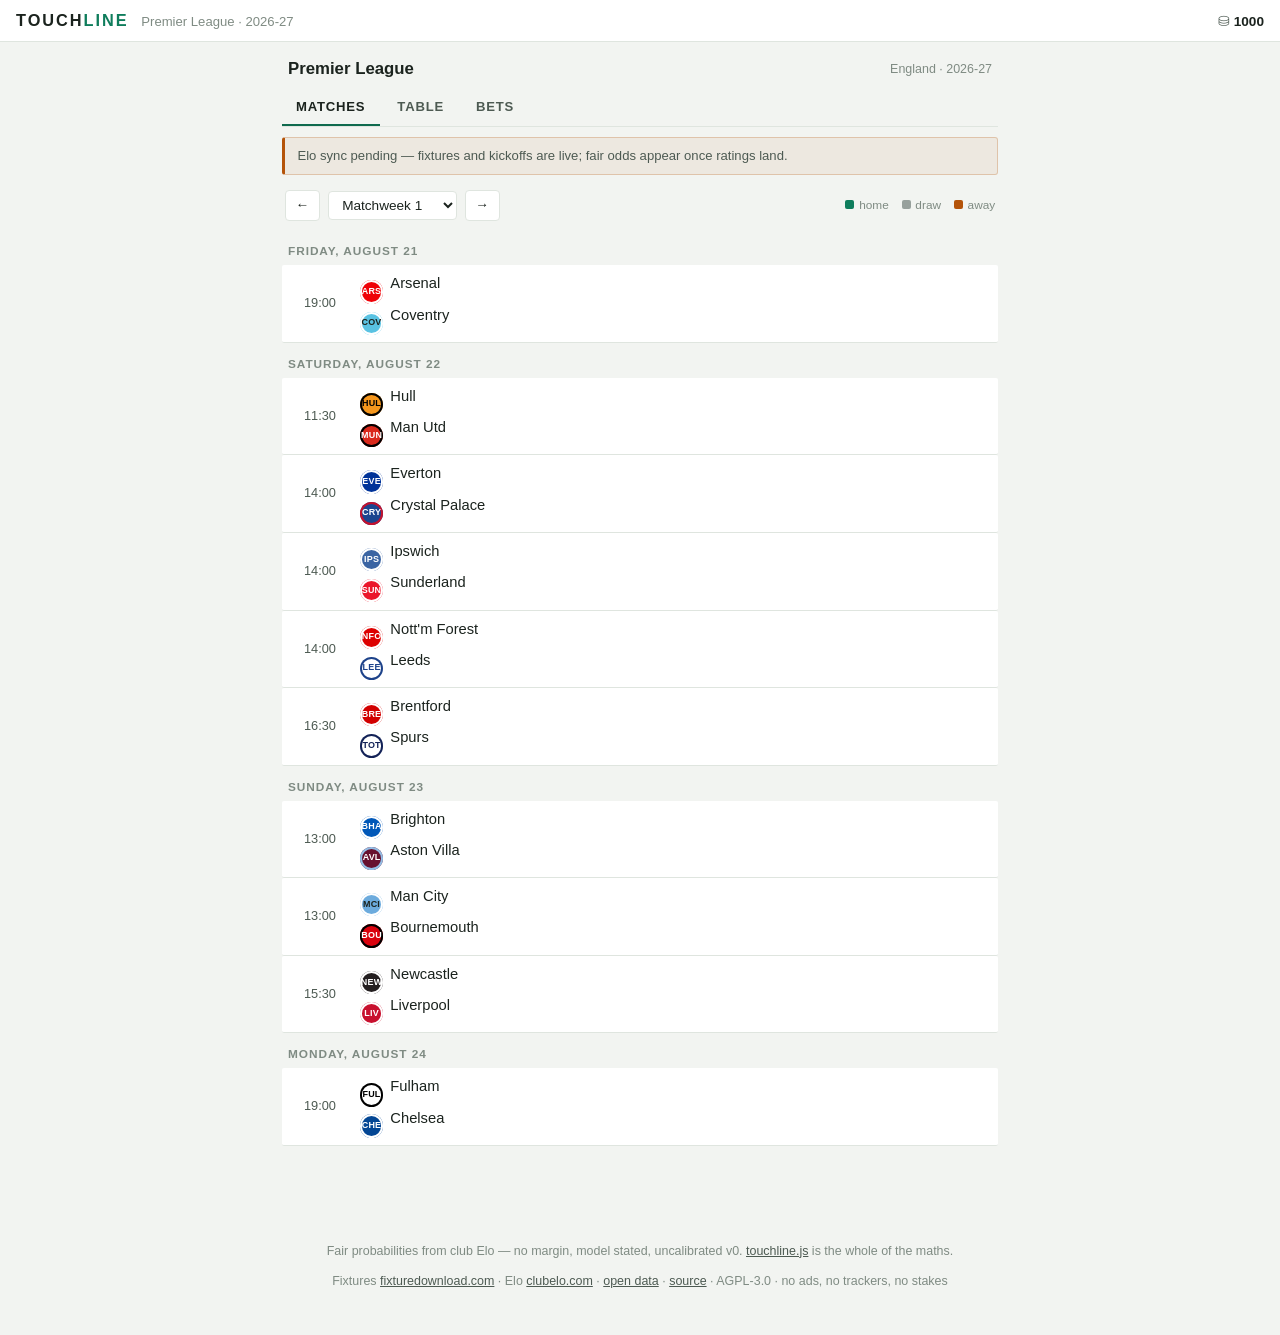
<file: index.html>
<!doctype html>
<html lang="en">
<head>
<meta charset="utf-8">
<meta name="viewport" content="width=device-width, initial-scale=1">
<title>Touchline — Premier League 2026-27 fixtures, scores &amp; fair odds</title>
<meta name="description" content="Premier League 2026-27: every fixture, score, the table, club Elo and fair 1X2 probabilities. No ads, no trackers, data files public.">
<meta property="og:title" content="Touchline — Premier League 2026-27">
<meta property="og:description" content="Fixtures, scores, the table, and fair odds — fast, open data, no ads.">
<meta property="og:type" content="website">
<meta property="og:url" content="https://melvincarvalho.github.io/touchline/">
<meta property="og:site_name" content="Touchline">
<meta property="og:locale" content="en_GB">
<meta property="og:image" content="https://melvincarvalho.github.io/touchline/og.png">
<meta property="og:image:width" content="1200">
<meta property="og:image:height" content="630">
<meta property="og:image:alt" content="Touchline — Premier League 2026-27: fixtures, scores, the table and fair 1X2 odds. No ads, no trackers.">
<meta name="twitter:card" content="summary_large_image">
<meta name="twitter:title" content="Touchline — Premier League 2026-27">
<meta name="twitter:description" content="Fixtures, scores, the table, and fair odds — fast, open data, no ads.">
<meta name="twitter:image" content="https://melvincarvalho.github.io/touchline/og.png">
<meta name="theme-color" content="#ffffff">
<link rel="icon" href="data:image/svg+xml,<svg xmlns='http://www.w3.org/2000/svg' viewBox='0 0 100 100'><text y='.9em' font-size='90'>⚽</text></svg>">
<link rel="stylesheet" href="style.css">
</head>
<body>

<div class="topbar">
  <a class="brand" href="#">Touch<span>line</span></a>
  <span class="season">Premier League · 2026-27</span>
  <span class="spacer" style="flex:1"></span>
  <span class="balance" id="balance-chip" title="paper credits — play money, local to this browser">⛁ <b id="balance-n">—</b></span>
</div>

<main>
  <div class="league-head">
    <h1>Premier League</h1>
    <span class="sub" id="head-sub">England · 2026-27</span>
  </div>

  <nav class="tabs">
    <a href="#" id="tab-matches" class="active">Matches</a>
    <a href="#table" id="tab-table">Table</a>
    <a href="#bets" id="tab-bets">Bets <span id="bets-badge" class="badge hidden"></span></a>
  </nav>

  <section id="notice" class="notice hidden"></section>

  <nav id="crumbs" class="crumbs hidden"><a href="#">&larr; matches</a></nav>

  <section id="view-match" class="panel hidden">
    <h2 id="match-title"></h2>
    <p class="hint" id="match-meta"></p>
    <div id="match-body"></div>
  </section>

  <section id="view-team" class="panel hidden">
    <h2 id="team-title"></h2>
    <p class="hint" id="team-meta"></p>
    <table id="team-fixtures">
      <thead>
        <tr><th>Date</th><th class="num">MW</th><th>Fixture</th><th class="num">Result / fair 1X2</th></tr>
      </thead>
      <tbody></tbody>
    </table>
  </section>

  <div id="view-home">
    <div class="mw-bar">
      <button id="mw-prev" aria-label="previous matchweek">&larr;</button>
      <select id="mw-select" aria-label="matchweek"></select>
      <button id="mw-next" aria-label="next matchweek">&rarr;</button>
      <span class="spacer"></span>
      <span class="legend" title="fair 1X2 probability, no margin">
        <span class="l-home"><i></i>home</span>
        <span class="l-draw"><i></i>draw</span>
        <span class="l-away"><i></i>away</span>
      </span>
    </div>
    <div id="match-list"></div>
  </div>

  <div id="view-bets" class="hidden">
    <p class="hint">Paper credits, local to this browser. Priced at fair × 0.95 — the 5% is the
      house margin, stated here so it never has to be found. Settlement is the named oracle's
      word and nothing else.</p>
    <div class="mw-bar">
      <button id="settle-all">Settle open bets</button>
      <span class="spacer"></span>
      <span class="hint" id="bets-summary"></span>
    </div>
    <div id="bets-list"></div>
  </div>

  <div id="view-table" class="hidden">
    <p class="hint" id="table-hint"></p>
    <table id="league-table">
      <thead>
        <tr><th>#</th><th>Club</th><th class="num">P</th><th class="num">W</th>
            <th class="num">D</th><th class="num">L</th><th class="num">GD</th>
            <th class="num">Pts</th><th class="num">Elo</th></tr>
      </thead>
      <tbody></tbody>
    </table>
  </div>
</main>

<footer>
  <p>Fair probabilities from club Elo — no margin, model stated, uncalibrated v0.
    <a href="touchline.js">touchline.js</a> is the whole of the maths.</p>
  <p>Fixtures <a href="https://fixturedownload.com/">fixturedownload.com</a> ·
    Elo <a href="http://clubelo.com/">clubelo.com</a> ·
    <a href="data/fixtures.json">open data</a> ·
    <a href="https://github.com/melvincarvalho/touchline">source</a> ·
    AGPL-3.0 · no ads, no trackers, no stakes</p>
</footer>

<script type="module" src="app.js"></script>
</body>
</html>
</file>
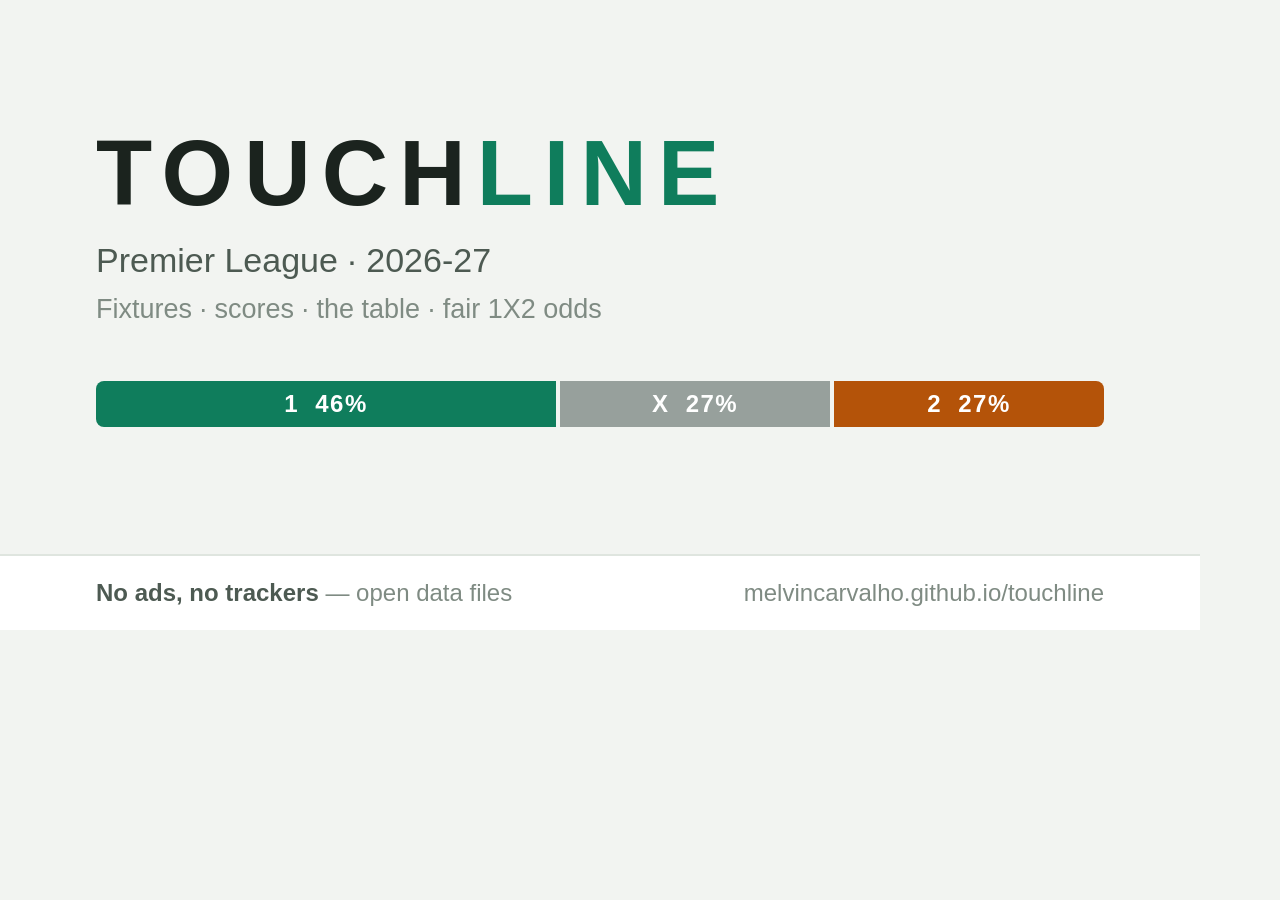
<file: scripts/og-card.html>
<!doctype html>
<!-- Source for /og.png (1200×630 social card). Regenerate with:
     chromium-browser --headless --disable-gpu --window-size=1200,630 \
       --screenshot=og.png --hide-scrollbars "file://$PWD/scripts/og-card.html" -->
<html lang="en">
<head>
<meta charset="utf-8">
<style>
  * { box-sizing: border-box; margin: 0; }
  html, body { width: 1200px; height: 630px; overflow: hidden; }
  body {
    background: #f2f4f1;
    color: #1b231e;
    font-family: -apple-system, BlinkMacSystemFont, 'Segoe UI', Roboto, Helvetica, Arial, sans-serif;
    display: flex; flex-direction: column;
  }
  .card {
    flex: 1;
    display: flex; flex-direction: column; justify-content: center;
    padding: 0 96px;
  }
  .brand {
    font-size: 92px; font-weight: 800; letter-spacing: .12em;
    text-transform: uppercase; line-height: 1;
  }
  .brand span { color: #0f7d5c; }
  .season {
    margin-top: 22px;
    font-size: 34px; color: #4d5a52; font-weight: 500;
  }
  .tag {
    margin-top: 14px;
    font-size: 27px; color: #7f8b83;
  }
  /* the fair-odds 1X2 bar — the site's signature motif */
  .bar {
    margin-top: 56px;
    display: flex; gap: 4px; height: 46px; width: 100%;
    border-radius: 8px; overflow: hidden;
  }
  .bar div {
    display: flex; align-items: center; justify-content: center;
    color: #fff; font-weight: 700; font-size: 24px; letter-spacing: .06em;
  }
  .bar .h { flex: 46; background: #0f7d5c; }
  .bar .d { flex: 27; background: #97a09c; }
  .bar .a { flex: 27; background: #b45309; }
  .footer {
    height: 76px; background: #ffffff; border-top: 2px solid #dfe5df;
    display: flex; align-items: center; justify-content: space-between;
    padding: 0 96px;
    font-size: 24px; color: #7f8b83;
  }
  .footer b { color: #4d5a52; font-weight: 600; }
</style>
</head>
<body>
  <div class="card">
    <div class="brand">Touch<span>line</span></div>
    <div class="season">Premier League &middot; 2026-27</div>
    <div class="tag">Fixtures &middot; scores &middot; the table &middot; fair 1X2 odds</div>
    <div class="bar">
      <div class="h">1 &nbsp;46%</div>
      <div class="d">X &nbsp;27%</div>
      <div class="a">2 &nbsp;27%</div>
    </div>
  </div>
  <div class="footer">
    <span><b>No ads, no trackers</b> &mdash; open data files</span>
    <span>melvincarvalho.github.io/touchline</span>
  </div>
</body>
</html>
</file>
<file: style.css>
/* Touchline — livescore-dense, light. Rows you scan, not panels you read.
   Diverging 1X2 palette validated (dataviz six checks) against the light
   surface: home #0f7d5c · draw neutral · away #b45309 (CVD dE 9.0 protan,
   all checks pass), fixed order + labels + 2px gaps as secondary encoding. */

:root {
  --surface:     #f2f4f1;
  --surface-2:   #ffffff;
  --row:         #ffffff;
  --row-hover:   #eaf0ea;
  --line:        #dfe5df;
  --ink:         #1b231e;
  --ink-2:       #4d5a52;
  --ink-3:       #7f8b83;
  --accent:      #0f6a4e;
  --home:        #0f7d5c;
  --draw:        #97a09c;
  --away:        #b45309;
  --live:        #b3261e;
}

* { box-sizing: border-box; }

html { color-scheme: light; }

body {
  margin: 0;
  background: var(--surface);
  color: var(--ink);
  font: 14px/1.45 -apple-system, BlinkMacSystemFont, 'Segoe UI', Roboto, Helvetica, Arial, sans-serif;
  min-height: 100vh;
}

a { color: var(--accent); }

/* ---------- chrome ---------- */

.topbar {
  background: var(--surface-2);
  border-bottom: 1px solid var(--line);
  padding: .55rem 1rem;
  display: flex; align-items: baseline; gap: .8rem;
  position: sticky; top: 0; z-index: 10;
}
.topbar .brand {
  font-weight: 800; letter-spacing: .12em; font-size: 1.02rem;
  color: var(--ink); text-decoration: none; text-transform: uppercase;
}
.topbar .brand span { color: var(--home); }
.topbar .season { color: var(--ink-3); font-size: .82rem; }

main { max-width: 46rem; margin: 0 auto; padding: 0 .6rem 4rem; }

.league-head {
  display: flex; align-items: center; justify-content: space-between;
  padding: .9rem .4rem .5rem;
}
.league-head h1 { margin: 0; font-size: 1.05rem; font-weight: 700; }
.league-head .sub { color: var(--ink-3); font-size: .78rem; }

.tabs { display: flex; gap: .2rem; border-bottom: 1px solid var(--line); margin-bottom: .6rem; }
.tabs a {
  color: var(--ink-2); text-decoration: none; font-size: .82rem; font-weight: 600;
  letter-spacing: .06em; text-transform: uppercase;
  padding: .5rem .9rem; border-bottom: 2px solid transparent;
}
.tabs a.active { color: var(--ink); border-bottom-color: var(--accent); }
.tabs a:hover { color: var(--ink); }

.notice {
  background: rgba(180, 83, 9, .07);
  border: 1px solid rgba(180, 83, 9, .25);
  border-left: 3px solid var(--away);
  color: var(--ink-2);
  padding: .55rem .8rem; border-radius: 3px;
  margin: .6rem 0; font-size: .82rem;
}
.hidden { display: none !important; }

/* ---------- matchweek controls ---------- */

.mw-bar {
  display: flex; align-items: center; gap: .5rem;
  padding: .3rem .2rem .6rem;
}
.mw-bar button, .mw-bar select {
  font: inherit; font-size: .85rem;
  background: var(--row); color: var(--ink);
  border: 1px solid var(--line); border-radius: 4px;
  padding: .3rem .6rem; cursor: pointer;
}
.mw-bar button:hover, .mw-bar select:hover { background: var(--row-hover); }
.mw-bar .spacer { flex: 1; }
.legend { display: flex; gap: .8rem; align-items: center; color: var(--ink-3); font-size: .74rem; }
.legend i { display: inline-block; width: 9px; height: 9px; border-radius: 2px; margin-right: .3rem; }
.legend .l-home i { background: var(--home); }
.legend .l-draw i { background: var(--draw); }
.legend .l-away i { background: var(--away); }

/* ---------- match rows ---------- */

.day-head {
  color: var(--ink-3); font-size: .74rem; font-weight: 600;
  letter-spacing: .08em; text-transform: uppercase;
  padding: .8rem .4rem .3rem;
}

.match {
  display: grid;
  grid-template-columns: 3.4rem 1fr auto;
  gap: 0 .8rem; align-items: center;
  background: var(--row);
  border-bottom: 1px solid var(--line);
  padding: .45rem .7rem;
  cursor: pointer;
  border-radius: 2px;
}
.match:hover { background: var(--row-hover); }

.match .when { color: var(--ink-2); font-size: .8rem; text-align: center; }
.match .when .ft { color: var(--ink-3); font-weight: 700; font-size: .74rem; }

.match .sides { min-width: 0; }
.match .side {
  display: flex; justify-content: space-between; gap: .6rem;
  font-size: .92rem; line-height: 1.55;
  white-space: nowrap; overflow: hidden; text-overflow: ellipsis;
}
.match .side .goals { font-variant-numeric: tabular-nums; color: var(--ink-2); min-width: 1.1em; text-align: right; }
.match .side.winner, .match .side.winner .goals { color: var(--ink); font-weight: 700; }

.match .odds { text-align: right; }

/* the 1X2 bar: fixed order home-draw-away, 2px surface gaps, labels beside */
.probbar {
  display: flex; gap: 2px; width: 120px; height: 6px;
  border-radius: 3px; overflow: hidden; margin: .25rem 0 .2rem;
}
.probbar .h { background: var(--home); }
.probbar .x { background: var(--draw); }
.probbar .a { background: var(--away); }
.probnums { color: var(--ink-3); font-size: .72rem; font-variant-numeric: tabular-nums; }
.probnums b { color: var(--ink-2); font-weight: 600; }

/* ---------- tables (league, team) ---------- */

table { border-collapse: collapse; width: 100%; font-size: .88rem; }
th, td { text-align: left; padding: 6px 8px; border-bottom: 1px solid var(--line); }
th { color: var(--ink-3); font-size: .72rem; letter-spacing: .08em;
     text-transform: uppercase; font-weight: 600; }
td.num, th.num { text-align: right; font-variant-numeric: tabular-nums; }
tr.clickable { cursor: pointer; }
tr.clickable:hover td { background: var(--row-hover); }
td.pts { font-weight: 700; }
tr.zone-cl td:first-child { box-shadow: inset 3px 0 0 var(--home); }
tr.zone-rel td:first-child { box-shadow: inset 3px 0 0 var(--live); }

.panel { background: var(--surface-2); border: 1px solid var(--line);
         border-radius: 6px; padding: .9rem 1rem 1.1rem; margin: .6rem 0; }
.panel h2 { margin: 0 0 .5rem; font-size: 1rem; }
.hint { color: var(--ink-3); font-size: .8rem; margin: .3rem 0 .7rem; }

.crumbs { margin: .6rem 0 0; }
.crumbs a { color: var(--ink-2); text-decoration: none; font-size: .82rem; }
.crumbs a:hover { color: var(--ink); }

.score { font-size: 1.9rem; text-align: center; margin: .2rem 0 0;
         font-variant-numeric: tabular-nums; font-weight: 800; }

/* ---------- roundels (kit colours + code — not the crest) ---------- */

.roundel {
  display: inline-grid; place-items: center;
  width: 1.45rem; height: 1.45rem; border-radius: 50%;
  font-size: .56rem; font-weight: 800; letter-spacing: .02em;
  vertical-align: -0.35rem; margin-right: .45rem;
  user-select: none;
}
.roundel.big {
  width: 2.6rem; height: 2.6rem; font-size: .8rem;
  display: grid; margin: 0 0 .35rem;
}
.hero-side.right .roundel.big { margin-left: auto; }
td .roundel { width: 1.25rem; height: 1.25rem; font-size: .5rem; margin-right: .4rem; vertical-align: -0.3rem; }

/* ---------- match centre ---------- */

.hero {
  display: grid; grid-template-columns: 1fr auto 1fr;
  gap: 1rem; align-items: start;
  padding: .6rem 0 1rem; border-bottom: 1px solid var(--line);
  margin-bottom: .9rem;
}
.hero-side { min-width: 0; }
.hero-side.right { text-align: right; }
.hero-side.right .form { justify-content: flex-end; }
.hero-team {
  font-size: 1.15rem; font-weight: 700; color: var(--ink);
  text-decoration: none;
}
.hero-team:hover { color: var(--accent); }
.hero-centre { text-align: center; min-width: 5.5rem; padding-top: .1rem; }
.ko-time { font-size: 1.5rem; font-weight: 700; font-variant-numeric: tabular-nums; }

.form { display: flex; gap: .25rem; margin-top: .35rem; }
.chip {
  display: inline-grid; place-items: center;
  width: 1.35rem; height: 1.35rem; border-radius: 3px;
  font-size: .72rem; font-weight: 700; text-decoration: none; color: #fff;
}
.chip.w { background: var(--home); }
.chip.d { background: var(--draw); }
.chip.l { background: var(--live); }

.bigbar-wrap { margin: .4rem 0 1rem; }
.bigbar {
  display: flex; gap: 2px; height: 10px;
  border-radius: 5px; overflow: hidden;
}
.bigbar .h { background: var(--home); }
.bigbar .x { background: var(--draw); }
.bigbar .a { background: var(--away); }
.bigbar-nums {
  display: flex; justify-content: space-between;
  color: var(--ink-3); font-size: .78rem; margin-top: .3rem;
  font-variant-numeric: tabular-nums;
}
.bigbar-nums b { color: var(--ink-2); }

table.facts { max-width: 30rem; margin: 0 auto; }
table.facts td { border-bottom: 1px solid var(--line); padding: 5px 10px; }
table.facts td.fact {
  text-align: center; color: var(--ink-3); font-size: .78rem;
  letter-spacing: .04em; text-transform: uppercase;
}
table.facts td.num { width: 6rem; font-weight: 600; }

.meeting { padding: .35rem .2rem; font-size: .88rem; border-bottom: 1px solid var(--line); }
.meeting a { color: var(--ink-2); text-decoration: none; }
.meeting a:hover { color: var(--ink); }
.meeting.here span { color: var(--ink); font-weight: 600; }

.doc-provenance {
  margin-top: 1rem; padding: .6rem .8rem;
  background: var(--surface); border: 1px dashed var(--line); border-radius: 4px;
  color: var(--ink-3); font-size: .78rem; line-height: 1.6;
}
.doc-provenance code { color: var(--ink-2); }
.doc-provenance a { color: var(--accent); overflow-wrap: anywhere; }

/* ---------- wager embryo ---------- */

.balance { font-size: .85rem; color: var(--ink-2); }
.balance b { color: var(--ink); font-variant-numeric: tabular-nums; }

.badge {
  display: inline-grid; place-items: center; min-width: 1.1rem; height: 1.1rem;
  border-radius: .55rem; background: var(--away); color: #fff;
  font-size: .68rem; padding: 0 .25rem; vertical-align: 1px;
}

.bet-panel {
  display: flex; align-items: center; gap: .5rem; flex-wrap: wrap;
  margin-top: .9rem; padding: .6rem .7rem;
  background: var(--surface); border: 1px solid var(--line); border-radius: 4px;
}
.bet-stake { width: 4.5rem; font: inherit; padding: .25rem .4rem;
  border: 1px solid var(--line); border-radius: 3px; }
.bet-btn {
  font: inherit; font-size: .82rem; cursor: pointer;
  display: inline-flex; gap: .45rem; align-items: baseline;
  background: var(--row); color: var(--ink);
  border: 1px solid var(--line); border-radius: 4px; padding: .3rem .7rem;
}
.bet-btn b { font-variant-numeric: tabular-nums; }
.bet-btn:hover { border-color: var(--accent); }
.bet-msg { min-width: 8rem; }

.ticket {
  display: grid; grid-template-columns: 3.6rem 1fr auto 3.5rem;
  gap: .8rem; align-items: center;
  background: var(--row); border-bottom: 1px solid var(--line);
  padding: .45rem .7rem; font-size: .88rem;
}
.t-status { font-size: .7rem; font-weight: 700; text-transform: uppercase;
  letter-spacing: .06em; color: var(--ink-3); }
.ticket.won .t-status { color: var(--home); }
.ticket.lost .t-status { color: var(--live); }
.t-terms { font-variant-numeric: tabular-nums; color: var(--ink-2); }
.t-ret { text-align: right; font-variant-numeric: tabular-nums; font-weight: 700; }
.ticket.won .t-ret { color: var(--home); }
.ticket.lost .t-ret { color: var(--live); }

footer { max-width: 46rem; margin: 2rem auto 0; padding: 0 .6rem 2rem;
         color: var(--ink-3); font-size: .78rem; text-align: center; }
footer a { color: var(--ink-2); }

@media (max-width: 30rem) {
  .probbar { width: 84px; }
  .match { grid-template-columns: 2.9rem 1fr auto; }
}
</file>
